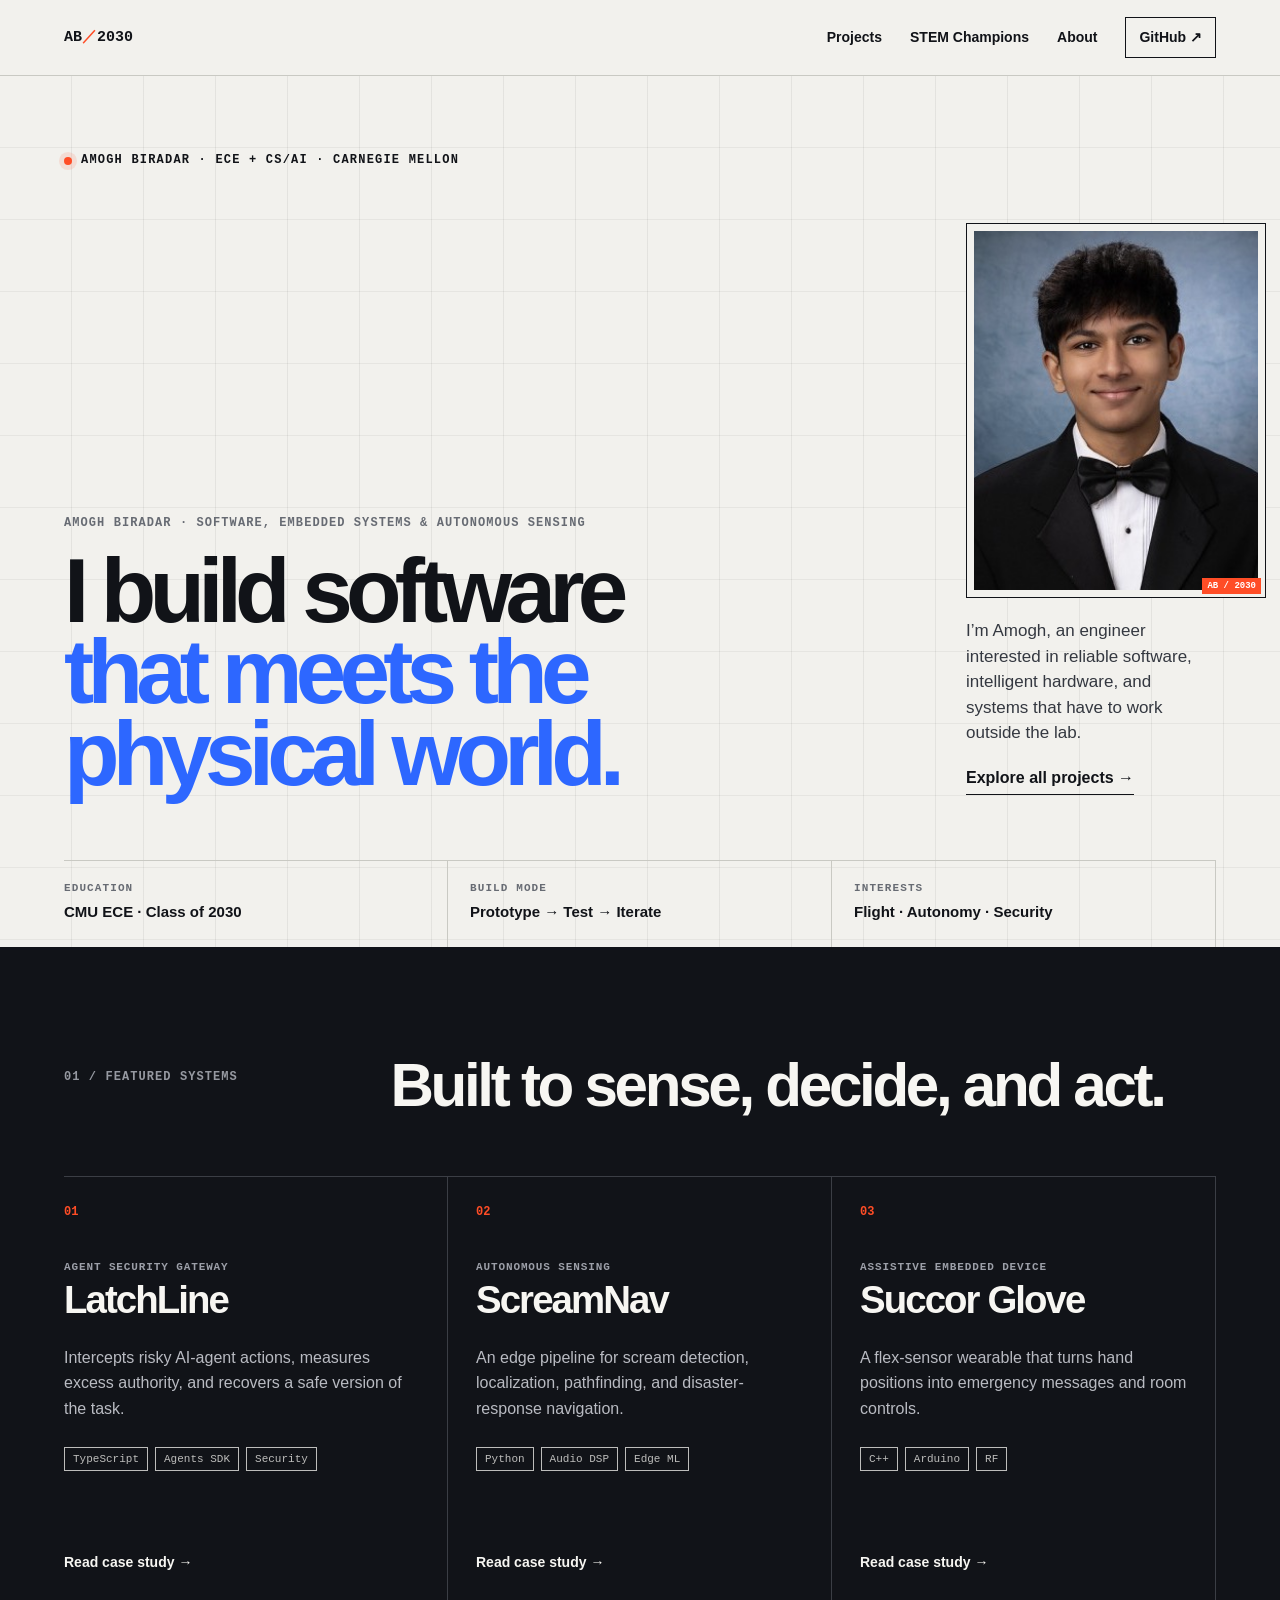
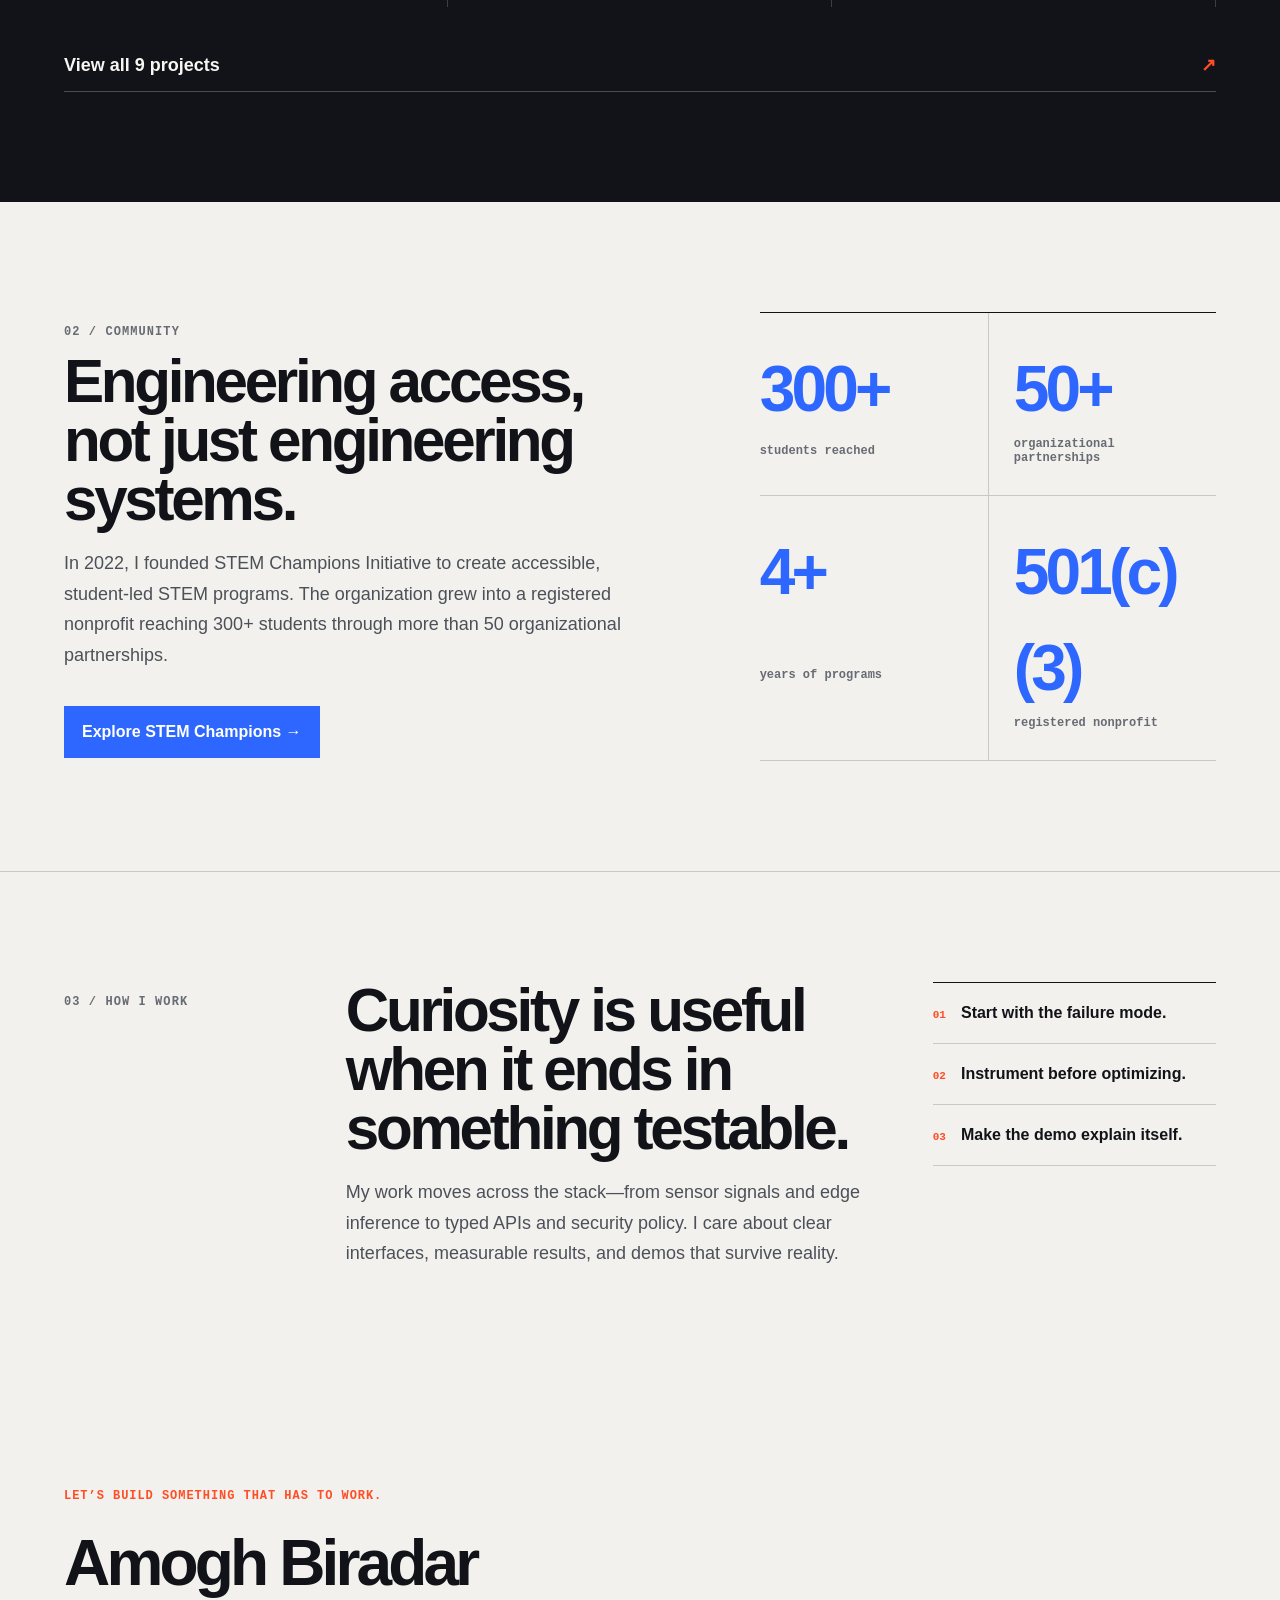
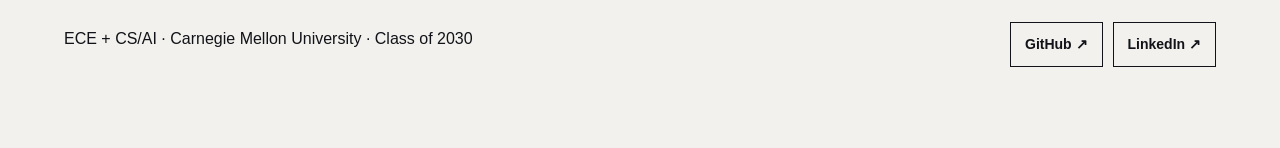
<file: index.html>
<!doctype html><html lang="en"><head><meta charset="utf-8"><meta name="viewport" content="width=device-width,initial-scale=1"><title>Amogh Biradar | Carnegie Mellon ECE &amp; Software Engineer</title><link rel="icon" href="favicon.svg" type="image/svg+xml"><meta name="description" content="Amogh Biradar is a Carnegie Mellon ECE student and software engineer building embedded systems, autonomous sensing tools, security software, and intelligent hardware."><meta name="author" content="Amogh Biradar"><meta name="robots" content="index,follow,max-image-preview:large"><link rel="canonical" href="https://amoghbiradar.info/"><meta property="og:type" content="profile"><meta property="og:site_name" content="Amogh Biradar"><meta property="og:title" content="Amogh Biradar | Carnegie Mellon ECE &amp; Software Engineer"><meta property="og:description" content="Software, embedded systems, autonomous sensing, and security projects by Amogh Biradar, a Carnegie Mellon ECE student."><meta property="og:url" content="https://amoghbiradar.info/"><meta property="profile:first_name" content="Amogh"><meta property="profile:last_name" content="Biradar"><meta name="twitter:card" content="summary"><meta name="twitter:title" content="Amogh Biradar | Carnegie Mellon ECE &amp; Software Engineer"><meta name="twitter:description" content="Software, embedded systems, autonomous sensing, and security projects by Amogh Biradar."><script type="application/ld+json">{"@context":"https://schema.org","@type":"Person","name":"Amogh Biradar","url":"https://amoghbiradar.info/","image":"https://amoghbiradar.info/assets/profile.jpg","sameAs":["https://github.com/Amogh-Biradar","https://www.linkedin.com/in/amogh-biradar-7ab093253"],"affiliation":{"@type":"CollegeOrUniversity","name":"Carnegie Mellon University","url":"https://www.cmu.edu/"},"alumniOf":{"@type":"CollegeOrUniversity","name":"Carnegie Mellon University","url":"https://www.cmu.edu/"},"description":"Electrical and Computer Engineering student and software engineer building embedded systems, autonomous sensing tools, security software, and intelligent hardware.","knowsAbout":["Software Engineering","Electrical and Computer Engineering","Embedded Systems","Autonomous Systems","Computer Security","Artificial Intelligence"]}</script><link rel="stylesheet" href="style.css?v=20261120"></head><body>
<a class="skip-link" href="#main-content">Skip to main content</a>
<header class="nav-shell"><a class="wordmark" href="index.html">AB<span>／</span>2030</a><button class="nav-toggle" type="button" aria-expanded="false" aria-controls="primary-nav"><span>Menu</span></button><nav id="primary-nav" class="nav-links" aria-label="Primary"><a href="projects.html">Projects</a><a href="stem-champions.html">STEM Champions</a><a href="about.html">About</a><a class="nav-cta" href="https://github.com/Amogh-Biradar" target="_blank" rel="noreferrer">GitHub ↗</a></nav></header>
<main id="main-content" tabindex="-1"><section class="hero"><div class="hero-signal"><span class="signal-dot"></span>AMOGH BIRADAR · ECE + CS/AI · CARNEGIE MELLON</div><div class="hero-grid"><div><p class="kicker">Amogh Biradar · Software, embedded systems & autonomous sensing</p><h1>I build software<span>that meets the physical world.</span></h1></div><div class="portrait-block"><div class="portrait-frame"><img src="assets/profile.jpg" alt="Portrait of Amogh Biradar"></div><p>I’m Amogh, an engineer interested in reliable software, intelligent hardware, and systems that have to work outside the lab.</p><a class="text-link" href="projects.html">Explore all projects →</a></div></div><div class="telemetry"><div><span>EDUCATION</span><strong>CMU ECE · Class of 2030</strong></div><div><span>BUILD MODE</span><strong>Prototype → Test → Iterate</strong></div><div><span>INTERESTS</span><strong>Flight · Autonomy · Security</strong></div></div></section>
<section class="dark-section"><div class="section-heading"><p class="section-number">01 / FEATURED SYSTEMS</p><h2>Built to sense, decide, and act.</h2></div><div class="featured-grid"><a class="feature-card" href="project.html?id=latchline"><span class="card-no">01</span><p>Agent security gateway</p><h3>LatchLine</h3><p class="card-copy">Intercepts risky AI-agent actions, measures excess authority, and recovers a safe version of the task.</p><div class="mini-tags"><span>TypeScript</span><span>Agents SDK</span><span>Security</span></div><b>Read case study →</b></a><a class="feature-card" href="project.html?id=screamnav"><span class="card-no">02</span><p>Autonomous sensing</p><h3>ScreamNav</h3><p class="card-copy">An edge pipeline for scream detection, localization, pathfinding, and disaster-response navigation.</p><div class="mini-tags"><span>Python</span><span>Audio DSP</span><span>Edge ML</span></div><b>Read case study →</b></a><a class="feature-card" href="project.html?id=succor"><span class="card-no">03</span><p>Assistive embedded device</p><h3>Succor Glove</h3><p class="card-copy">A flex-sensor wearable that turns hand positions into emergency messages and room controls.</p><div class="mini-tags"><span>C++</span><span>Arduino</span><span>RF</span></div><b>Read case study →</b></a></div><a class="section-link" href="projects.html">View all 9 projects <span>↗</span></a></section>
<section class="impact-band"><div><p class="section-number">02 / COMMUNITY</p><h2>Engineering access, not just engineering systems.</h2><p>In 2022, I founded STEM Champions Initiative to create accessible, student-led STEM programs. The organization grew into a registered nonprofit reaching 300+ students through more than 50 organizational partnerships.</p><a class="button" href="stem-champions.html">Explore STEM Champions →</a></div><div class="metric-grid"><div><strong>300+</strong><span>students reached</span></div><div><strong>50+</strong><span>organizational partnerships</span></div><div><strong>4+</strong><span>years of programs</span></div><div><strong>501(c)(3)</strong><span>registered nonprofit</span></div></div></section>
<section class="approach"><p class="section-number">03 / HOW I WORK</p><div><h2>Curiosity is useful when it ends in something testable.</h2><p>My work moves across the stack—from sensor signals and edge inference to typed APIs and security policy. I care about clear interfaces, measurable results, and demos that survive reality.</p></div><ol><li><span>01</span>Start with the failure mode.</li><li><span>02</span>Instrument before optimizing.</li><li><span>03</span>Make the demo explain itself.</li></ol></section></main>
<footer><div><p class="footer-kicker">LET’S BUILD SOMETHING THAT HAS TO WORK.</p><h2>Amogh Biradar</h2><p>ECE + CS/AI · Carnegie Mellon University · Class of 2030</p></div><div class="footer-links"><a href="https://github.com/Amogh-Biradar" target="_blank" rel="noreferrer">GitHub ↗</a><a href="https://www.linkedin.com/in/amogh-biradar-7ab093253" target="_blank" rel="noreferrer">LinkedIn ↗</a></div></footer><script src="nav.js?v=20261020"></script></body></html>
</file>
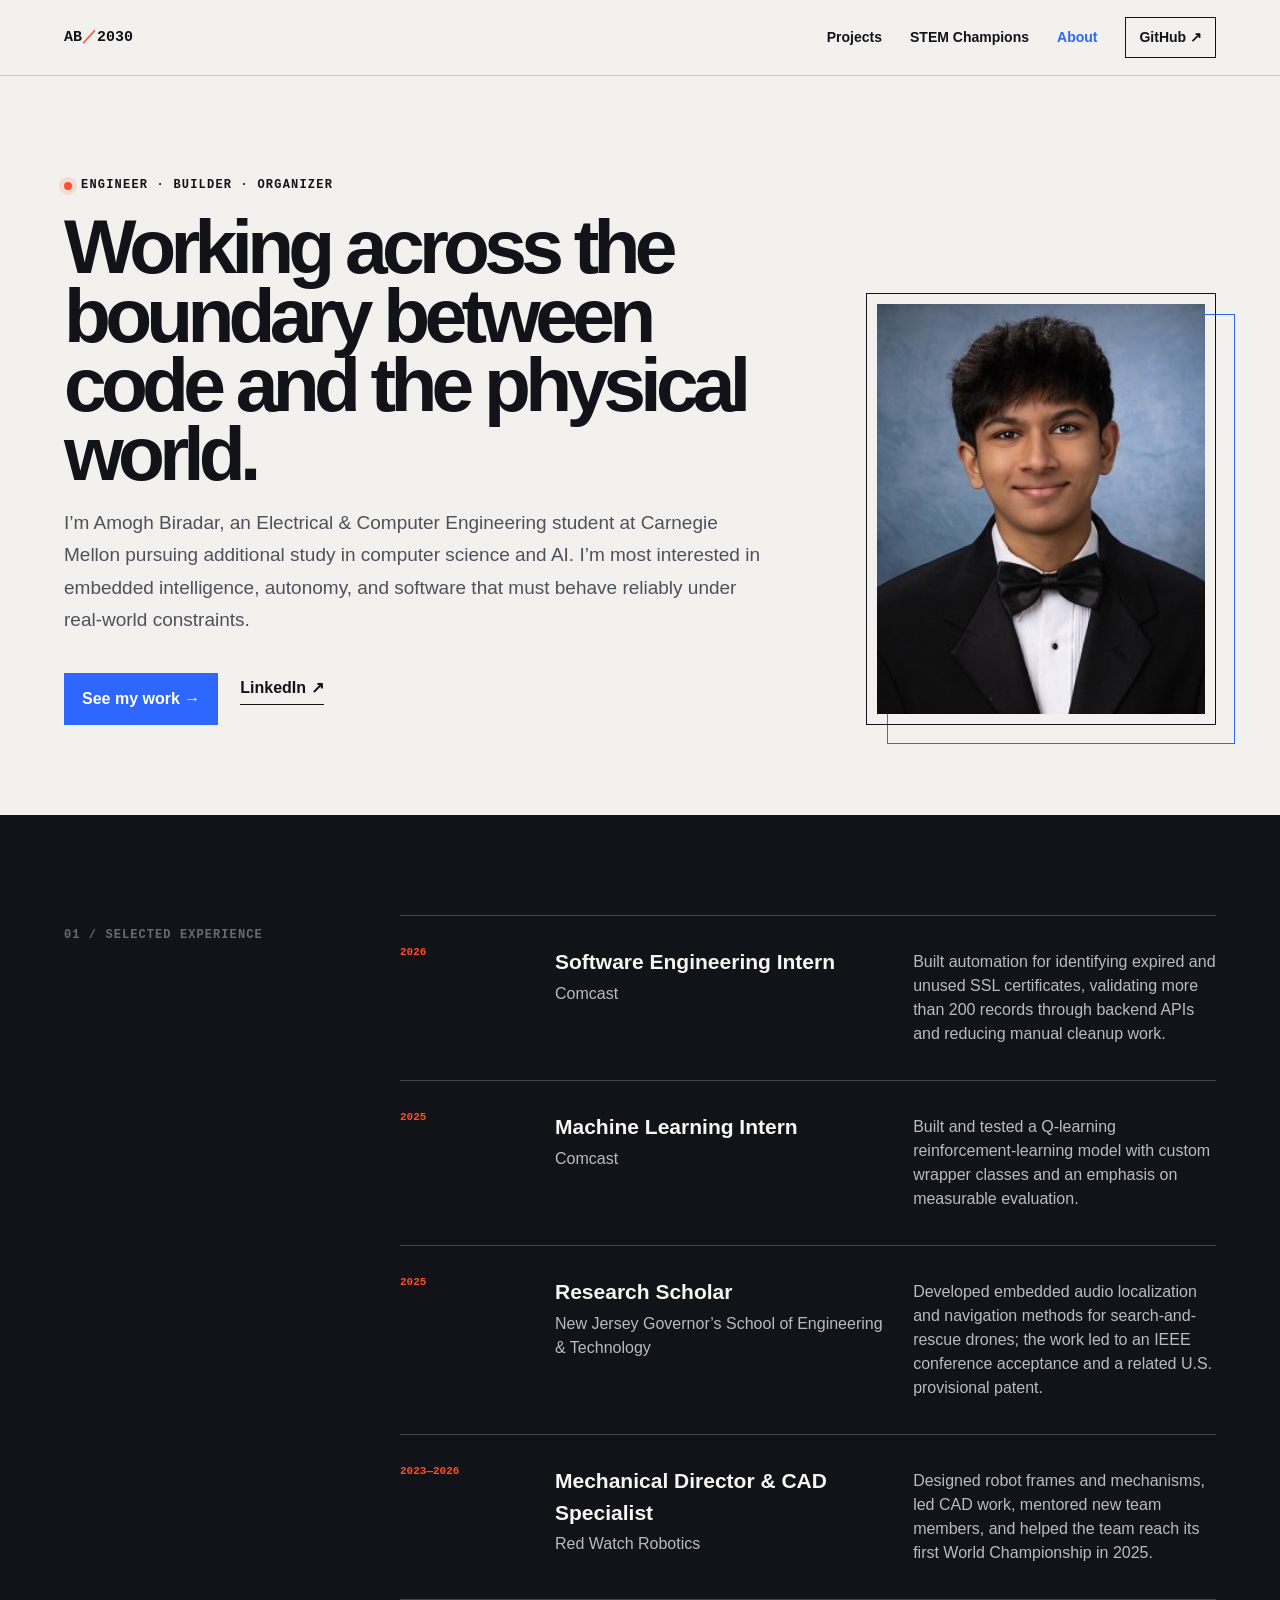
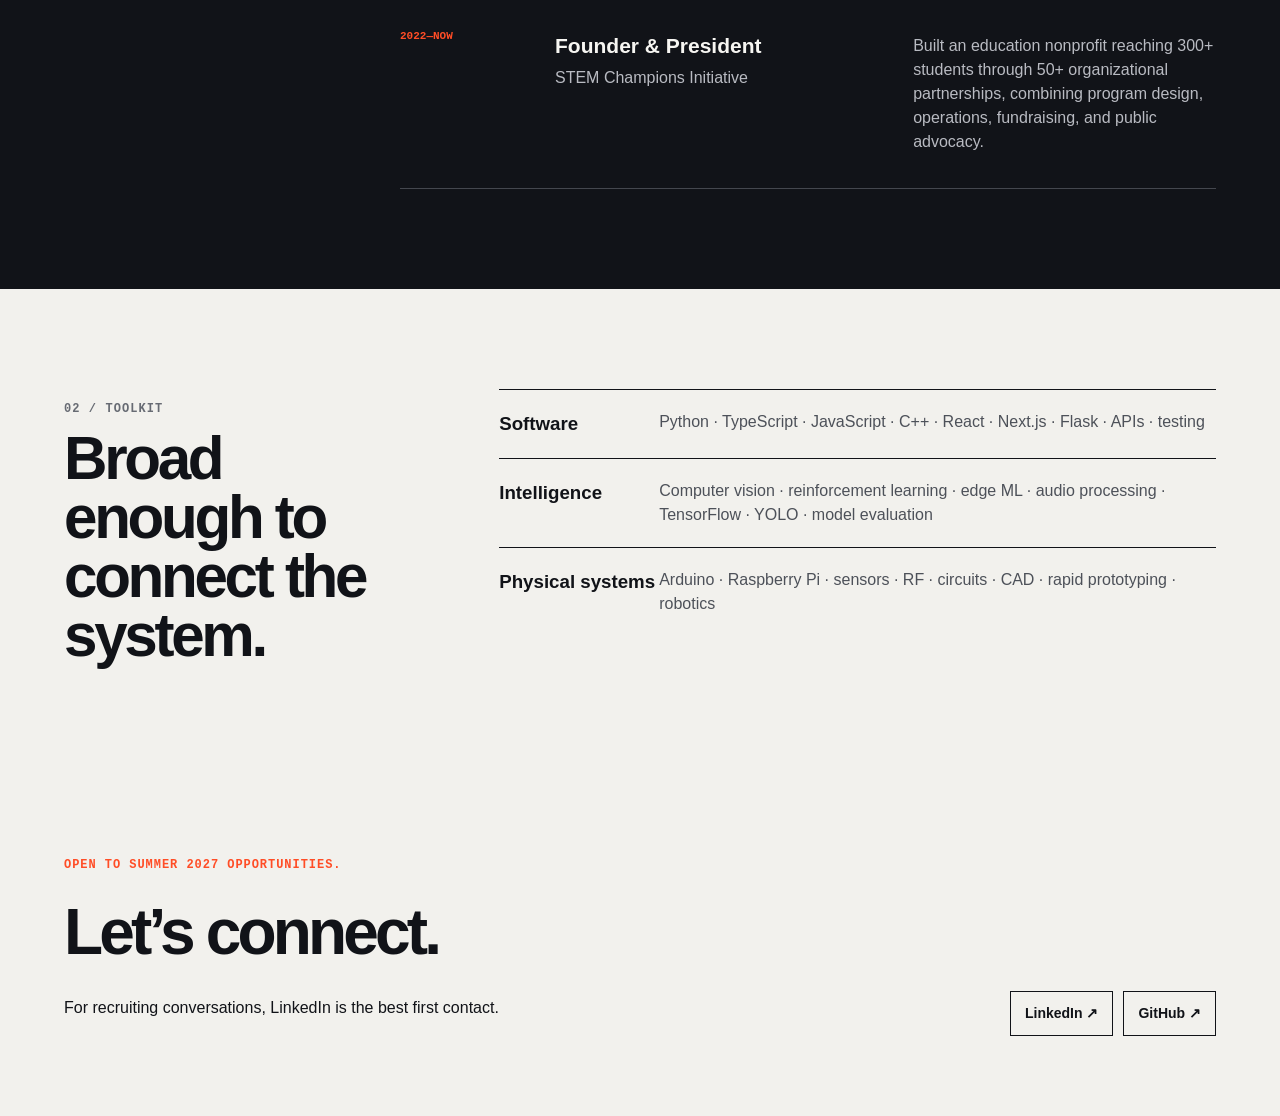
<file: about.html>
<!doctype html><html lang="en"><head><meta charset="utf-8"><meta name="viewport" content="width=device-width,initial-scale=1"><meta name="description" content="About Amogh Biradar, an Electrical and Computer Engineering student at Carnegie Mellon focused on software, embedded intelligence, and autonomy."><meta name="robots" content="index,follow"><link rel="canonical" href="https://amoghbiradar.info/about.html"><title>About Amogh Biradar | Carnegie Mellon ECE</title><link rel="icon" href="favicon.svg" type="image/svg+xml"><link rel="stylesheet" href="style.css?v=20261120"></head><body>
<a class="skip-link" href="#main-content">Skip to main content</a>
<header class="nav-shell"><a class="wordmark" href="index.html">AB<span>／</span>2030</a><button class="nav-toggle" type="button" aria-expanded="false" aria-controls="primary-nav"><span>Menu</span></button><nav id="primary-nav" class="nav-links" aria-label="Primary"><a href="projects.html">Projects</a><a href="stem-champions.html">STEM Champions</a><a class="active" href="about.html" aria-current="page">About</a><a class="nav-cta" href="https://github.com/Amogh-Biradar" target="_blank" rel="noreferrer">GitHub ↗</a></nav></header>
<main id="main-content" tabindex="-1"><section class="profile-hero"><div><p class="hero-signal"><span class="signal-dot"></span>ENGINEER · BUILDER · ORGANIZER</p><h1>Working across the boundary between code and the physical world.</h1><p>I’m Amogh Biradar, an Electrical & Computer Engineering student at Carnegie Mellon pursuing additional study in computer science and AI. I’m most interested in embedded intelligence, autonomy, and software that must behave reliably under real-world constraints.</p><div class="profile-actions"><a class="button" href="projects.html">See my work →</a><a class="text-link" href="https://www.linkedin.com/in/amogh-biradar-7ab093253" target="_blank" rel="noreferrer">LinkedIn ↗</a></div></div><div class="large-portrait"><img src="assets/profile.jpg" alt="Amogh Biradar in a black suit against a blue background"></div></section>
<section class="experience-section"><p class="section-number">01 / SELECTED EXPERIENCE</p><div class="experience-list">
<article><span>2026</span><div><h3>Software Engineering Intern</h3><p>Comcast</p></div><p>Built automation for identifying expired and unused SSL certificates, validating more than 200 records through backend APIs and reducing manual cleanup work.</p></article>
<article><span>2025</span><div><h3>Machine Learning Intern</h3><p>Comcast</p></div><p>Built and tested a Q-learning reinforcement-learning model with custom wrapper classes and an emphasis on measurable evaluation.</p></article>
<article><span>2025</span><div><h3>Research Scholar</h3><p>New Jersey Governor’s School of Engineering & Technology</p></div><p>Developed embedded audio localization and navigation methods for search-and-rescue drones; the work led to an IEEE conference acceptance and a related U.S. provisional patent.</p></article>
<article><span>2023—2026</span><div><h3>Mechanical Director & CAD Specialist</h3><p>Red Watch Robotics</p></div><p>Designed robot frames and mechanisms, led CAD work, mentored new team members, and helped the team reach its first World Championship in 2025.</p></article>
<article><span>2022—NOW</span><div><h3>Founder & President</h3><p>STEM Champions Initiative</p></div><p>Built an education nonprofit reaching 300+ students through 50+ organizational partnerships, combining program design, operations, fundraising, and public advocacy.</p></article>
</div></section>
<section class="toolkit"><div><p class="section-number">02 / TOOLKIT</p><h2>Broad enough to connect the system.</h2></div><div class="tool-columns"><div><h3>Software</h3><p>Python · TypeScript · JavaScript · C++ · React · Next.js · Flask · APIs · testing</p></div><div><h3>Intelligence</h3><p>Computer vision · reinforcement learning · edge ML · audio processing · TensorFlow · YOLO · model evaluation</p></div><div><h3>Physical systems</h3><p>Arduino · Raspberry Pi · sensors · RF · circuits · CAD · rapid prototyping · robotics</p></div></div></section></main>
<footer><div><p class="footer-kicker">OPEN TO SUMMER 2027 OPPORTUNITIES.</p><h2>Let’s connect.</h2><p>For recruiting conversations, LinkedIn is the best first contact.</p></div><div class="footer-links"><a href="https://www.linkedin.com/in/amogh-biradar-7ab093253" target="_blank" rel="noreferrer">LinkedIn ↗</a><a href="https://github.com/Amogh-Biradar" target="_blank" rel="noreferrer">GitHub ↗</a></div></footer><script src="nav.js?v=20261020"></script></body></html>
</file>
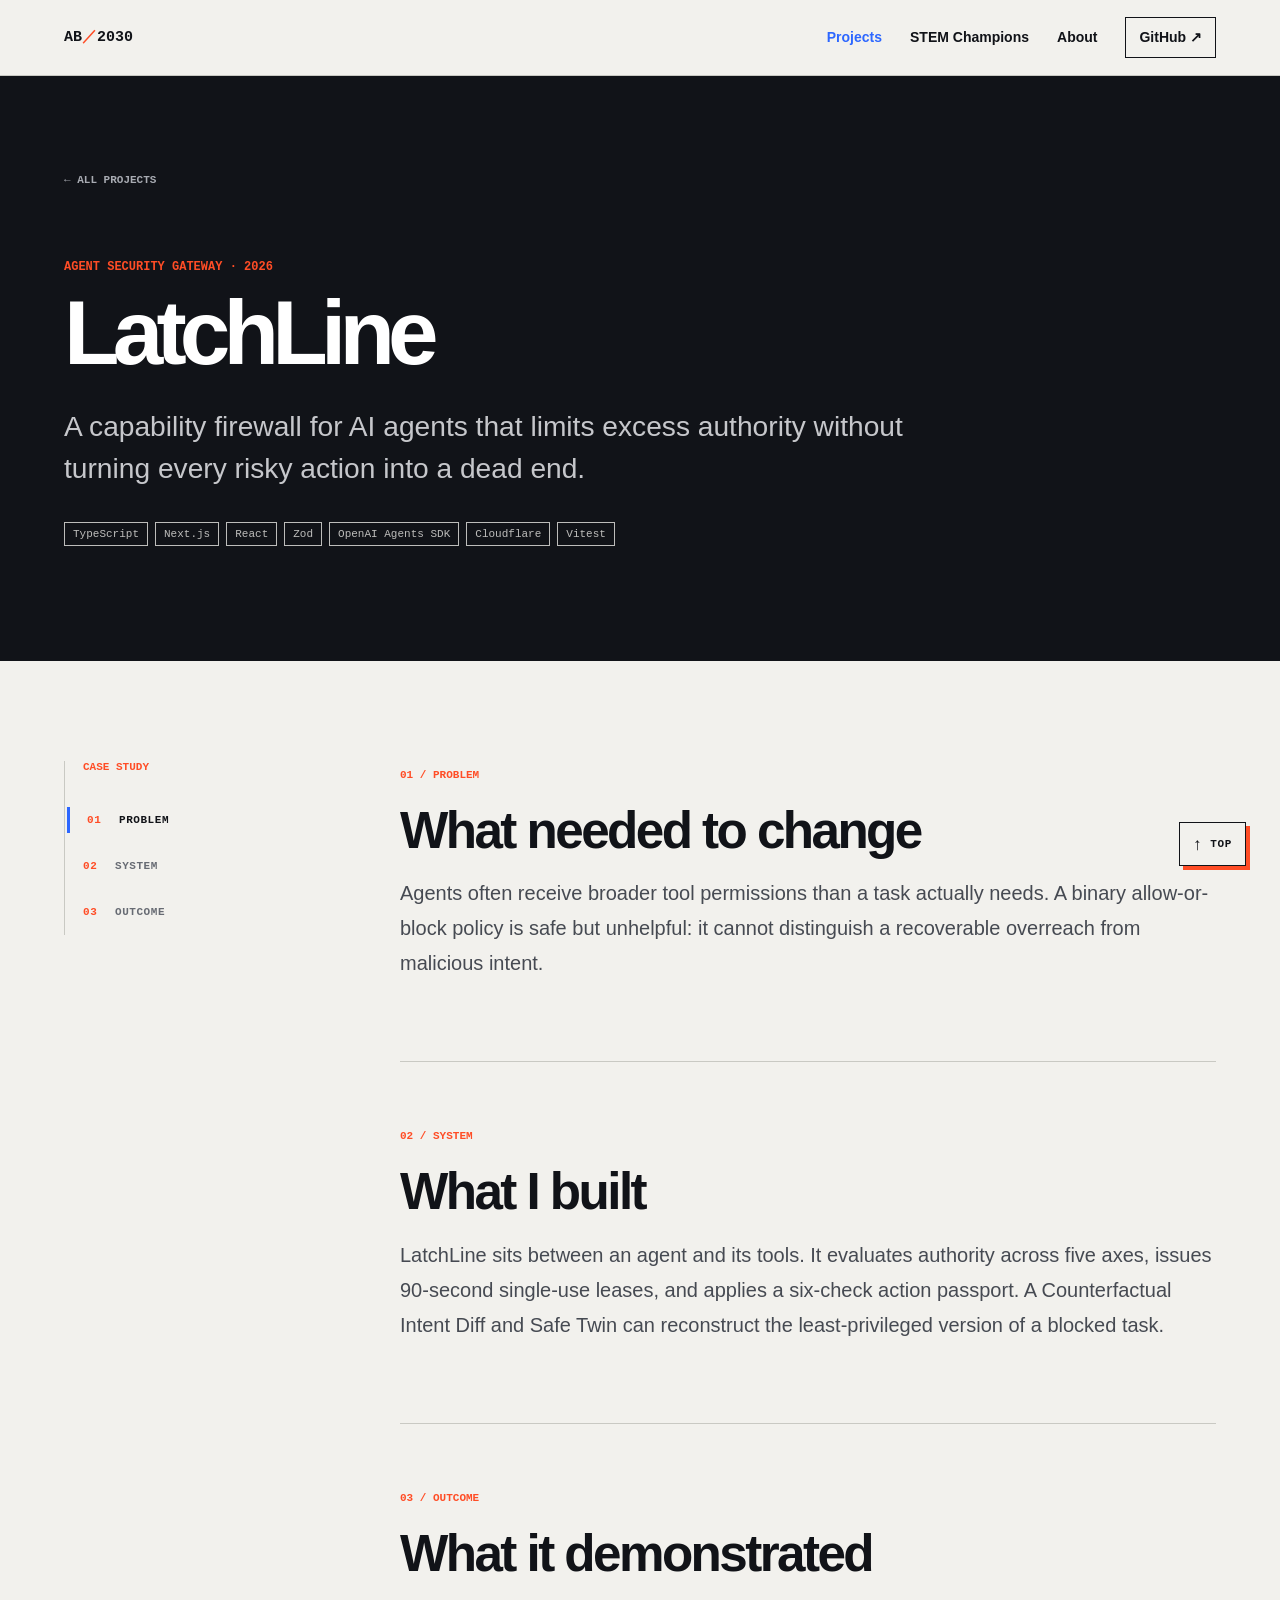
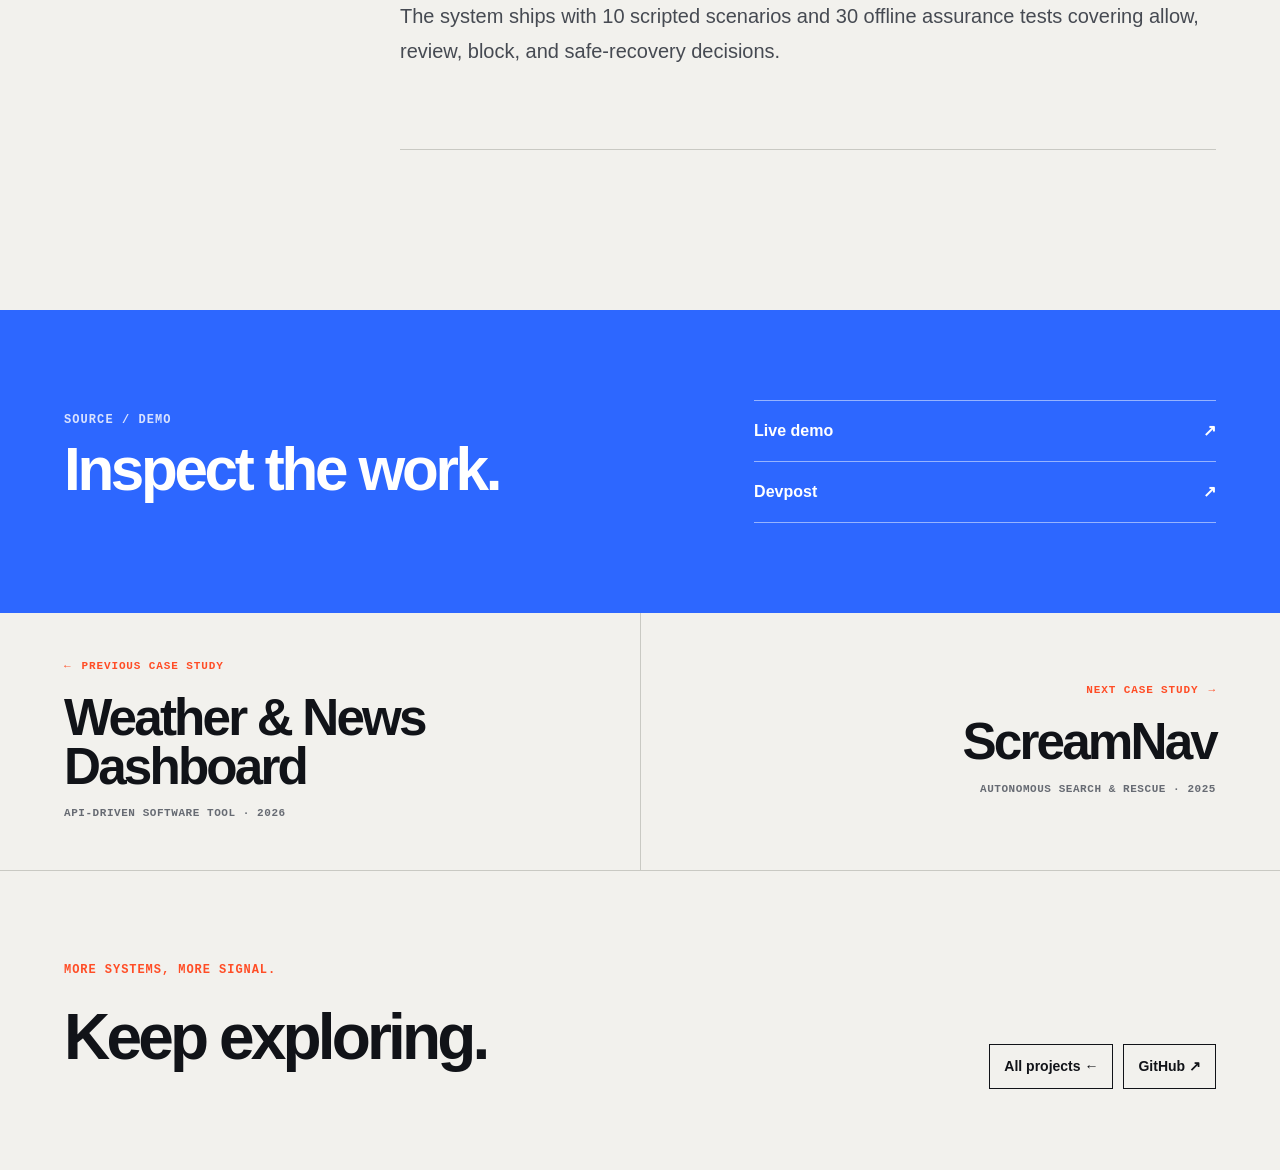
<file: project.html>
<!doctype html><html lang="en"><head><meta charset="utf-8"><meta name="viewport" content="width=device-width,initial-scale=1"><meta name="description" content="Project case study by Amogh Biradar."><title>Project — Amogh Biradar</title><link rel="icon" href="favicon.svg" type="image/svg+xml"><link rel="stylesheet" href="style.css?v=20261120"></head><body><a class="skip-link" href="#case-study">Skip to main content</a><header class="nav-shell"><a class="wordmark" href="index.html">AB<span>／</span>2030</a><button class="nav-toggle" type="button" aria-expanded="false" aria-controls="primary-nav"><span>Menu</span></button><nav id="primary-nav" class="nav-links" aria-label="Primary"><a class="active" href="projects.html" aria-current="page">Projects</a><a href="stem-champions.html">STEM Champions</a><a href="about.html">About</a><a class="nav-cta" href="https://github.com/Amogh-Biradar" target="_blank" rel="noreferrer">GitHub ↗</a></nav></header><main id="case-study" tabindex="-1"><section class="page-hero"><p class="hero-signal"><span class="signal-dot"></span>LOADING CASE STUDY</p><h1>Project</h1></section></main><footer><div><p class="footer-kicker">MORE SYSTEMS, MORE SIGNAL.</p><h2>Keep exploring.</h2></div><div class="footer-links"><a href="projects.html">All projects ←</a><a href="https://github.com/Amogh-Biradar" target="_blank" rel="noreferrer">GitHub ↗</a></div></footer><script src="nav.js?v=20261020"></script><script src="script.js?v=20261106"></script></body></html>
</file>
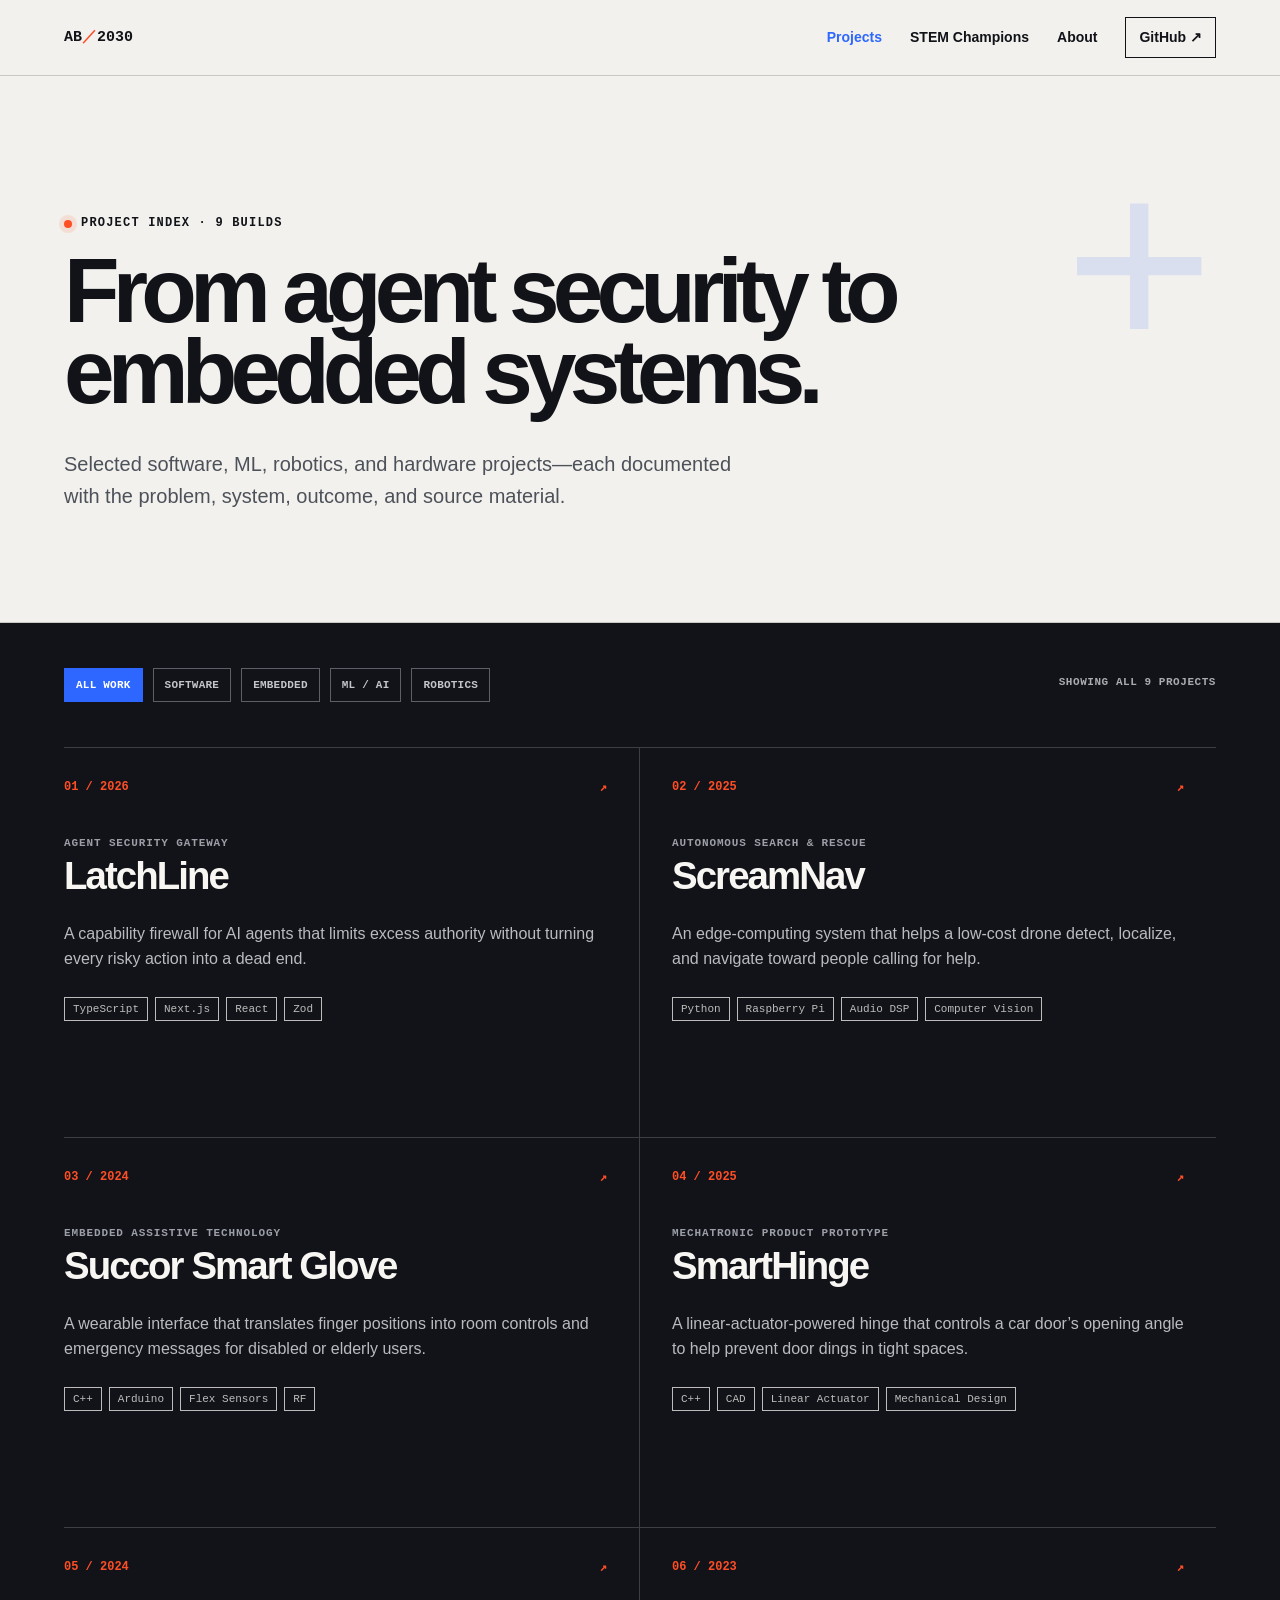
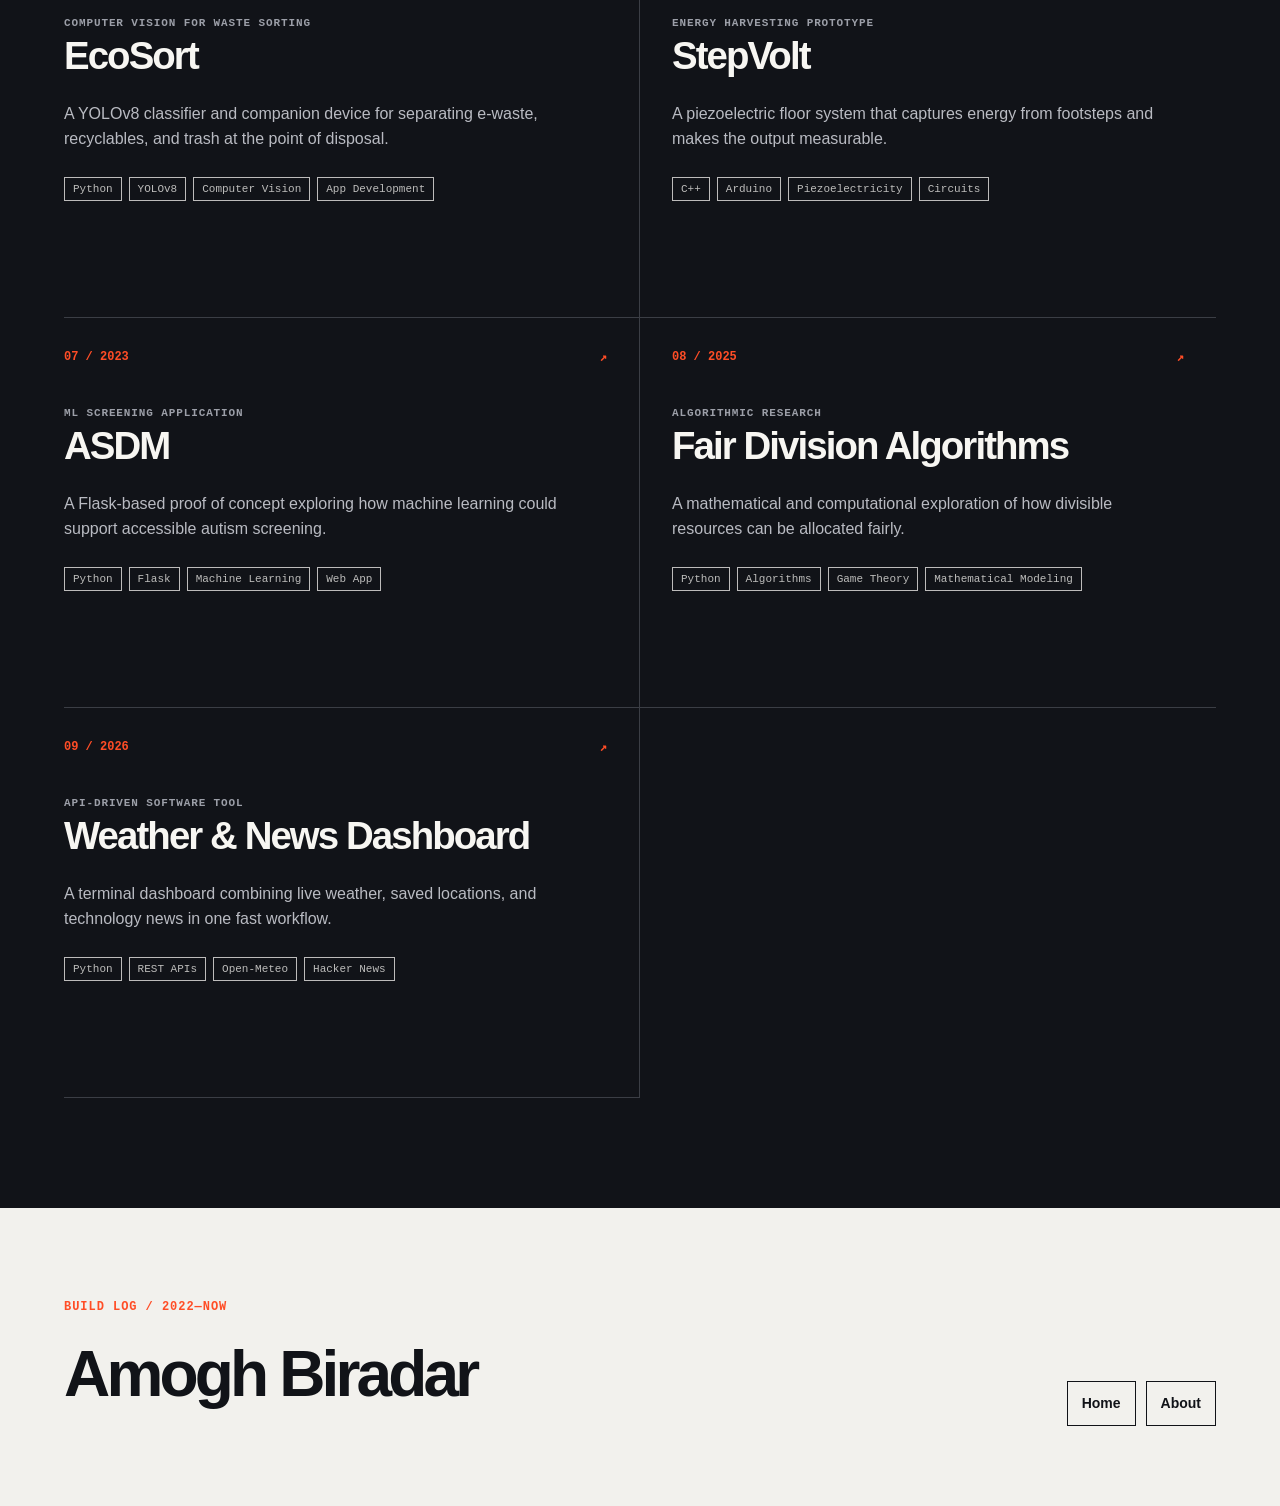
<file: projects.html>
<!doctype html><html lang="en"><head><meta charset="utf-8"><meta name="viewport" content="width=device-width,initial-scale=1"><meta name="description" content="Software, embedded systems, autonomous sensing, security, ML, and hardware projects by Carnegie Mellon ECE student Amogh Biradar."><meta name="robots" content="index,follow"><link rel="canonical" href="https://amoghbiradar.info/projects.html"><title>Engineering Projects | Amogh Biradar</title><link rel="icon" href="favicon.svg" type="image/svg+xml"><link rel="stylesheet" href="style.css?v=20261120"></head><body><a class="skip-link" href="#main-content">Skip to main content</a><header class="nav-shell"><a class="wordmark" href="index.html">AB<span>／</span>2030</a><button class="nav-toggle" type="button" aria-expanded="false" aria-controls="primary-nav"><span>Menu</span></button><nav id="primary-nav" class="nav-links" aria-label="Primary"><a class="active" href="projects.html" aria-current="page">Projects</a><a href="stem-champions.html">STEM Champions</a><a href="about.html">About</a><a class="nav-cta" href="https://github.com/Amogh-Biradar" target="_blank" rel="noreferrer">GitHub ↗</a></nav></header><main id="main-content" tabindex="-1"><section class="page-hero"><p class="hero-signal"><span class="signal-dot"></span>PROJECT INDEX · 9 BUILDS</p><h1>From agent security to embedded systems.</h1><p>Selected software, ML, robotics, and hardware projects—each documented with the problem, system, outcome, and source material.</p></section><section class="project-index-section"><div class="filter-bar"><div class="filter-row" role="group" aria-label="Filter projects"><button class="filter-button" type="button" data-filter="all" aria-pressed="true">ALL WORK</button><button class="filter-button" type="button" data-filter="software" aria-pressed="false">SOFTWARE</button><button class="filter-button" type="button" data-filter="embedded" aria-pressed="false">EMBEDDED</button><button class="filter-button" type="button" data-filter="ml-ai" aria-pressed="false">ML / AI</button><button class="filter-button" type="button" data-filter="robotics" aria-pressed="false">ROBOTICS</button></div><p id="filter-status" class="filter-status" aria-live="polite">Showing all 9 projects</p></div><div id="project-grid" class="all-projects"></div></section></main><footer><div><p class="footer-kicker">BUILD LOG / 2022—NOW</p><h2>Amogh Biradar</h2></div><div class="footer-links"><a href="index.html">Home</a><a href="about.html">About</a></div></footer><script src="nav.js?v=20261020"></script><script src="script.js?v=20261011"></script></body></html>
</file>
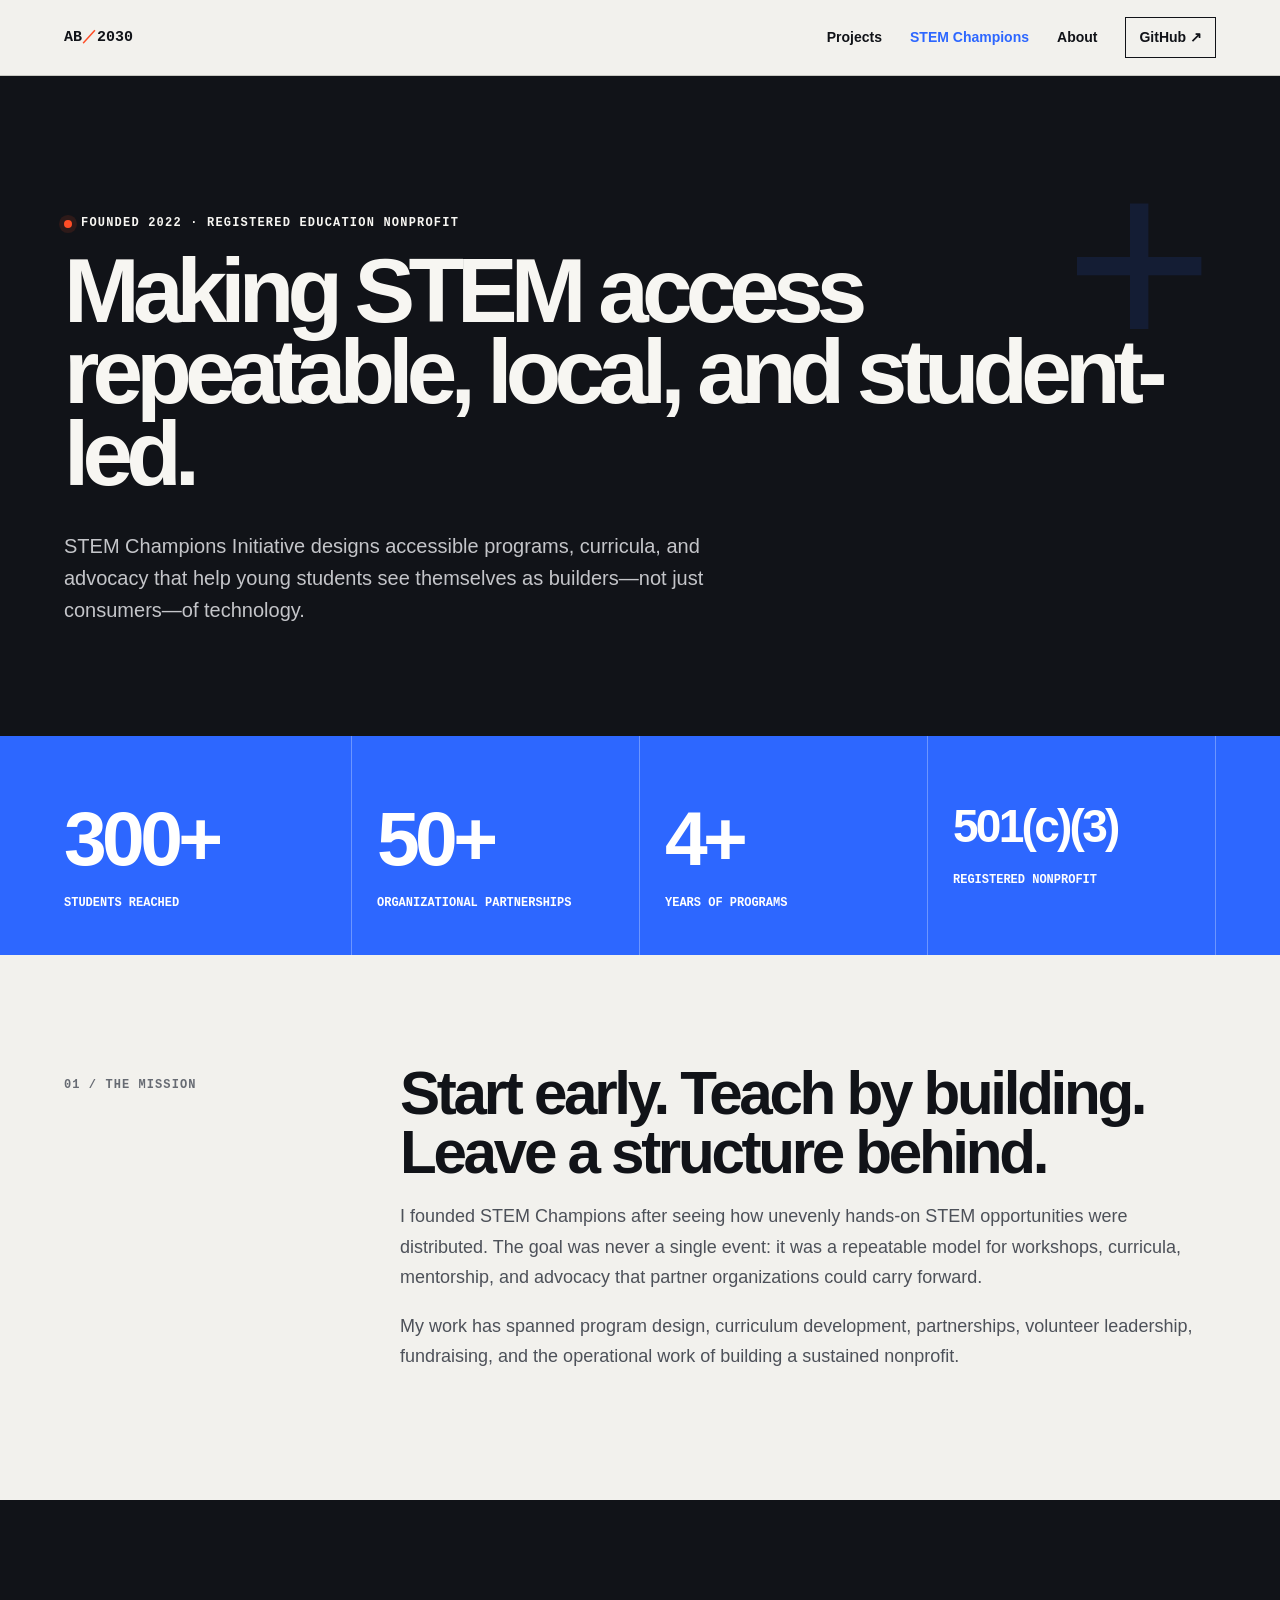
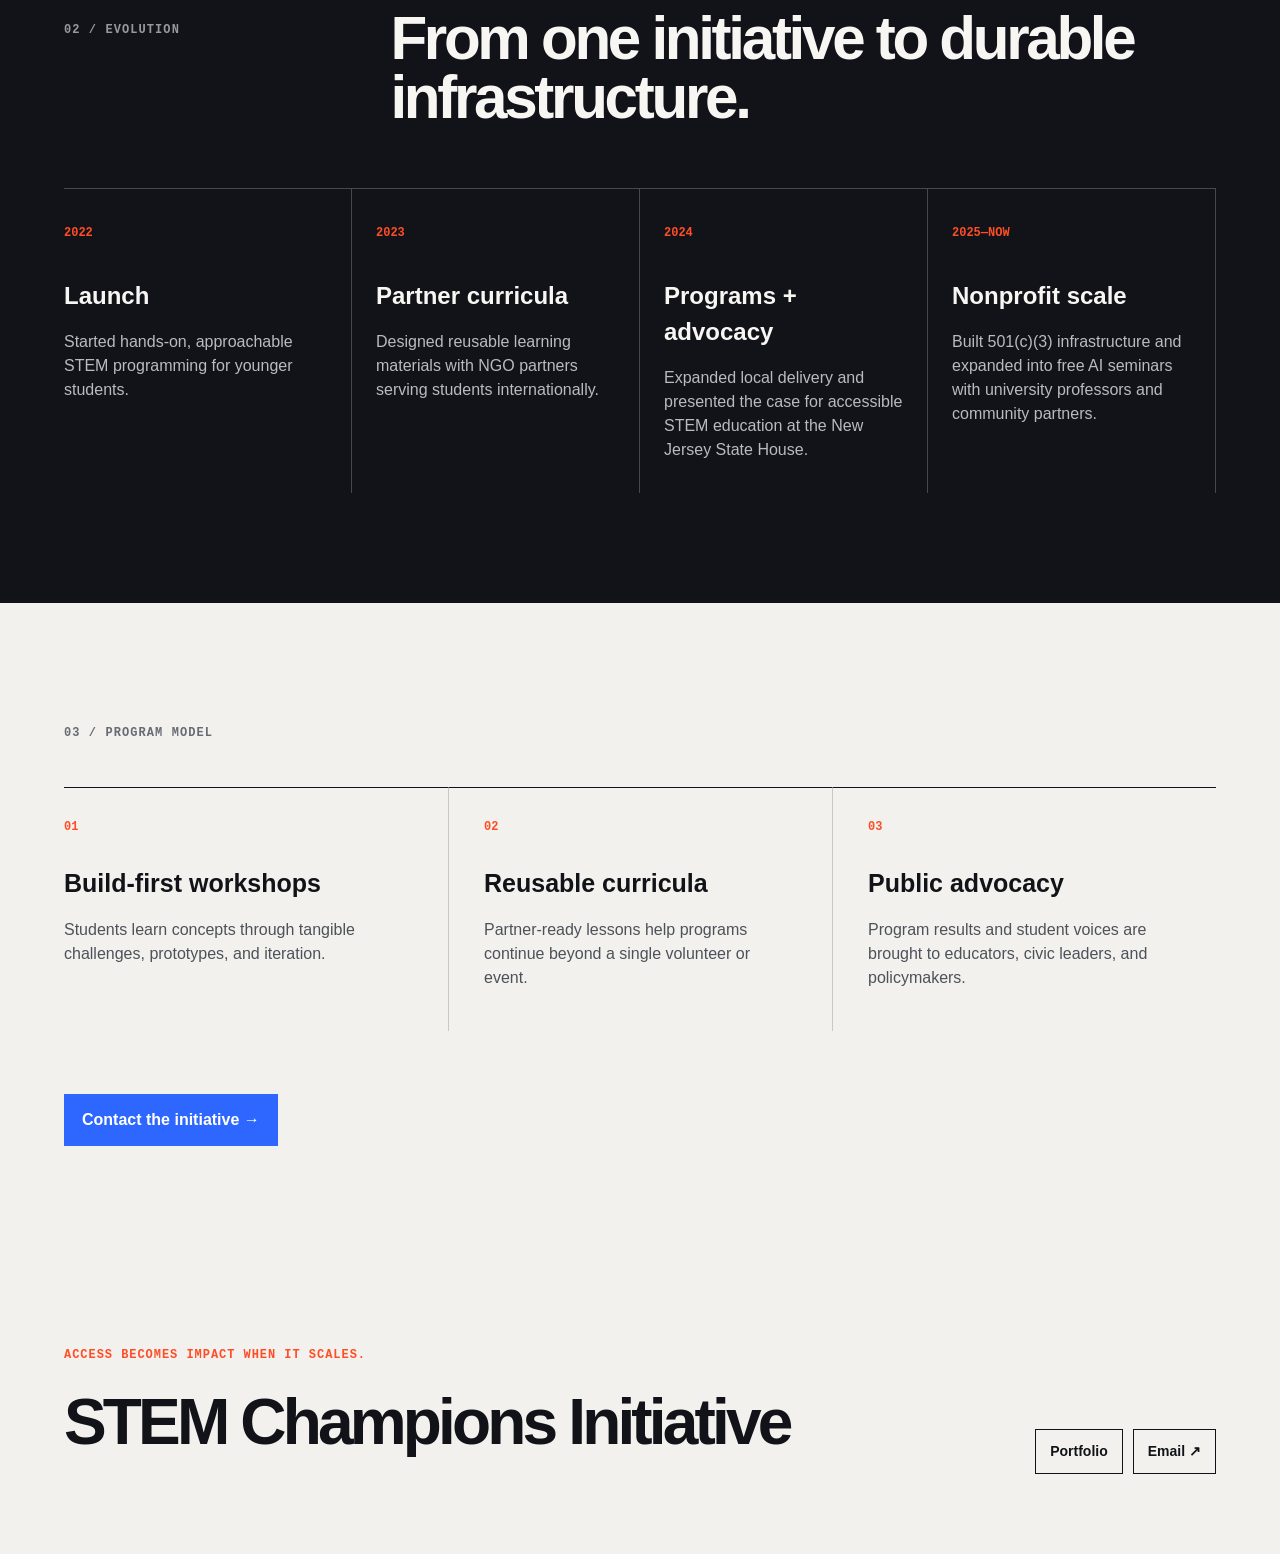
<file: stem-champions.html>
<!doctype html><html lang="en"><head><meta charset="utf-8"><meta name="viewport" content="width=device-width,initial-scale=1"><meta name="description" content="STEM Champions Initiative is an education nonprofit founded by Amogh Biradar to expand student-led access to STEM programs, curricula, and advocacy."><meta name="robots" content="index,follow"><link rel="canonical" href="https://amoghbiradar.info/stem-champions.html"><title>STEM Champions Initiative | Founded by Amogh Biradar</title><link rel="icon" href="favicon.svg" type="image/svg+xml"><link rel="stylesheet" href="style.css?v=20261120"></head><body>
<a class="skip-link" href="#main-content">Skip to main content</a>
<header class="nav-shell"><a class="wordmark" href="index.html">AB<span>／</span>2030</a><button class="nav-toggle" type="button" aria-expanded="false" aria-controls="primary-nav"><span>Menu</span></button><nav id="primary-nav" class="nav-links" aria-label="Primary"><a href="projects.html">Projects</a><a class="active" href="stem-champions.html" aria-current="page">STEM Champions</a><a href="about.html">About</a><a class="nav-cta" href="https://github.com/Amogh-Biradar" target="_blank" rel="noreferrer">GitHub ↗</a></nav></header>
<main id="main-content" tabindex="-1"><section class="page-hero nonprofit-hero"><p class="hero-signal"><span class="signal-dot"></span>FOUNDED 2022 · REGISTERED EDUCATION NONPROFIT</p><h1>Making STEM access repeatable, local, and student-led.</h1><p>STEM Champions Initiative designs accessible programs, curricula, and advocacy that help young students see themselves as builders—not just consumers—of technology.</p></section>
<section class="numbers"><div><strong>300+</strong><span>students reached</span></div><div><strong>50+</strong><span>organizational partnerships</span></div><div><strong>4+</strong><span>years of programs</span></div><div><strong>501(c)(3)</strong><span>registered nonprofit</span></div></section>
<section class="story-section"><p class="section-number">01 / THE MISSION</p><div><h2>Start early. Teach by building. Leave a structure behind.</h2><p>I founded STEM Champions after seeing how unevenly hands-on STEM opportunities were distributed. The goal was never a single event: it was a repeatable model for workshops, curricula, mentorship, and advocacy that partner organizations could carry forward.</p><p>My work has spanned program design, curriculum development, partnerships, volunteer leadership, fundraising, and the operational work of building a sustained nonprofit.</p></div></section>
<section class="timeline-section"><div class="section-heading"><p class="section-number">02 / EVOLUTION</p><h2>From one initiative to durable infrastructure.</h2></div><div class="timeline"><article><span>2022</span><h3>Launch</h3><p>Started hands-on, approachable STEM programming for younger students.</p></article><article><span>2023</span><h3>Partner curricula</h3><p>Designed reusable learning materials with NGO partners serving students internationally.</p></article><article><span>2024</span><h3>Programs + advocacy</h3><p>Expanded local delivery and presented the case for accessible STEM education at the New Jersey State House.</p></article><article><span>2025—NOW</span><h3>Nonprofit scale</h3><p>Built 501(c)(3) infrastructure and expanded into free AI seminars with university professors and community partners.</p></article></div></section>
<section class="programs-section"><p class="section-number">03 / PROGRAM MODEL</p><div class="program-grid"><article><b>01</b><h3>Build-first workshops</h3><p>Students learn concepts through tangible challenges, prototypes, and iteration.</p></article><article><b>02</b><h3>Reusable curricula</h3><p>Partner-ready lessons help programs continue beyond a single volunteer or event.</p></article><article><b>03</b><h3>Public advocacy</h3><p>Program results and student voices are brought to educators, civic leaders, and policymakers.</p></article></div><a class="button" href="mailto:shikshanaofscience1@gmail.com">Contact the initiative →</a></section></main>
<footer><div><p class="footer-kicker">ACCESS BECOMES IMPACT WHEN IT SCALES.</p><h2>STEM Champions Initiative</h2></div><div class="footer-links"><a href="index.html">Portfolio</a><a href="mailto:shikshanaofscience1@gmail.com">Email ↗</a></div></footer><script src="nav.js?v=20261020"></script></body></html>
</file>
<file: style.css>
:root{--ink:#111318;--paper:#f2f1ed;--line:#c9c9c3;--muted:#676b73;--signal:#ff4d26;--blue:#2d67ff;--white:#f7f6f2}*{box-sizing:border-box}html{scroll-behavior:smooth}body{margin:0;background:var(--paper);color:var(--ink);font:16px/1.5 Arial,sans-serif}a{color:inherit;text-decoration:none}a:focus-visible,button:focus-visible{outline:3px solid var(--signal);outline-offset:4px}img{display:block;max-width:100%}.nav-shell{height:76px;padding:0 clamp(20px,5vw,76px);display:flex;align-items:center;justify-content:space-between;border-bottom:1px solid var(--line);background:rgba(242,241,237,.94);backdrop-filter:blur(14px);position:sticky;top:0;z-index:20}.wordmark{font:700 15px/1 monospace}.wordmark span{color:var(--signal)}.nav-links{display:flex;align-items:center;gap:28px;font-size:14px;font-weight:650}.nav-links>a:hover,.nav-links .active{color:var(--blue)}.nav-cta{border:1px solid var(--ink);padding:9px 13px}.nav-cta:hover{background:var(--ink);color:#fff!important}.hero{padding:clamp(42px,6vw,80px) clamp(20px,5vw,76px) 0;min-height:calc(100vh - 76px);display:flex;flex-direction:column;overflow:hidden;background-image:linear-gradient(to right,transparent calc(100% - 1px),rgba(17,19,24,.065) 1px),linear-gradient(to bottom,transparent calc(100% - 1px),rgba(17,19,24,.055) 1px);background-size:72px 72px}.hero-signal{font:650 12px/1.3 monospace;letter-spacing:.1em;display:flex;align-items:center;gap:9px;text-transform:uppercase}.signal-dot{width:8px;height:8px;border-radius:50%;background:var(--signal);box-shadow:0 0 0 5px rgba(255,77,38,.12);display:inline-block}.hero-grid{display:grid;grid-template-columns:minmax(0,3.4fr) minmax(250px,1fr);gap:6vw;margin-top:auto;padding:55px 0 65px;align-items:end}.kicker,.section-number{font:650 12px/1.4 monospace;letter-spacing:.09em;color:var(--muted);text-transform:uppercase}.hero h1,.page-hero h1,.profile-hero h1,.case-hero h1{margin:18px 0 0;font-size:clamp(3.2rem,7.1vw,7.7rem);line-height:.9;letter-spacing:-.075em;font-weight:650}.hero h1 span{display:block;color:var(--blue)}.portrait-block{max-width:360px}.portrait-frame{width:150px;aspect-ratio:4/5;overflow:hidden;border:1px solid var(--ink);padding:7px;background:var(--paper);margin-bottom:20px;position:relative}.portrait-frame:after{content:'AB / 2030';position:absolute;right:4px;bottom:3px;background:var(--signal);color:#fff;padding:3px 5px;font:600 9px monospace}.portrait-frame img{width:100%;height:100%;object-fit:cover;filter:grayscale(15%)}.portrait-block>p{font-size:17px;color:#343840;margin:0 0 20px}.text-link{display:inline-block;font-weight:700;border-bottom:1px solid;padding-bottom:4px}.telemetry{margin-top:auto;display:grid;grid-template-columns:repeat(3,1fr);border-top:1px solid var(--line)}.telemetry>div{padding:21px 22px 24px 0;border-right:1px solid var(--line);display:grid;gap:7px}.telemetry>div+div{padding-left:22px}.telemetry span{font:650 11px monospace;color:var(--muted);letter-spacing:.1em}.telemetry strong{font-size:15px}.dark-section{padding:110px clamp(20px,5vw,76px);background:var(--ink);color:var(--white)}.section-heading{display:grid;grid-template-columns:1fr 3fr;gap:4vw;margin-bottom:60px}.dark-section .section-number,.timeline-section .section-number{color:#9699a1}.section-heading h2,.impact-band h2,.approach h2,.story-section h2,.toolkit h2,.project-links h2{margin:0;font-size:clamp(2.4rem,4.7vw,5rem);line-height:.98;letter-spacing:-.055em}.featured-grid{display:grid;grid-template-columns:repeat(3,1fr);border-top:1px solid #3b3e45}.feature-card{padding:28px 28px 34px 0;border-right:1px solid #3b3e45;display:flex;min-height:430px;flex-direction:column}.feature-card+.feature-card{padding-left:28px}.feature-card:hover h3,.index-card:hover h2{color:#8dabff}.card-no{color:var(--signal);font:650 12px monospace}.feature-card>p:not(.card-copy),.index-card>p:first-of-type{margin:42px 0 8px;color:#9c9fa8;font:650 11px monospace;text-transform:uppercase;letter-spacing:.08em}.feature-card h3,.index-card h2{font-size:clamp(2rem,3vw,3.6rem);letter-spacing:-.05em;line-height:1;margin:0}.card-copy{color:#b9bbc2;line-height:1.6;margin:25px 0}.feature-card b{margin-top:auto;font-size:14px}.mini-tags{display:flex;flex-wrap:wrap;gap:7px;margin:0 0 25px}.mini-tags span{border:1px solid currentColor;padding:5px 8px;font:500 11px monospace;opacity:.75}.section-link{margin-top:45px;display:flex;justify-content:space-between;font-size:18px;font-weight:700;border-bottom:1px solid #4a4c52;padding-bottom:12px}.section-link span{color:var(--signal)}.impact-band{padding:110px clamp(20px,5vw,76px);display:grid;grid-template-columns:1.3fr 1fr;gap:8vw}.impact-band>div>p:not(.section-number){max-width:680px;color:#4c5058;font-size:18px;line-height:1.7}.button{display:inline-block;background:var(--blue);color:#fff;padding:14px 18px;font-weight:700;margin-top:18px}.button:hover{background:var(--ink)}.metric-grid{display:grid;grid-template-columns:repeat(2,1fr);border-top:1px solid var(--ink);align-self:start}.metric-grid>div{padding:28px 12px 30px 0;border-bottom:1px solid var(--line);display:grid}.metric-grid>div:nth-child(even){padding-left:25px;border-left:1px solid var(--line)}.metric-grid strong{font-size:clamp(2.8rem,5vw,5.2rem);letter-spacing:-.06em;color:var(--blue)}.metric-grid span{font:600 12px monospace;color:var(--muted)}.approach{padding:110px clamp(20px,5vw,76px);border-top:1px solid var(--line);display:grid;grid-template-columns:1fr 2.4fr 1.3fr;gap:5vw}.approach>div>p{font-size:18px;color:#4c5058;line-height:1.7}.approach ol{list-style:none;margin:0;padding:0;border-top:1px solid}.approach li{padding:18px 0;border-bottom:1px solid var(--line);font-weight:700}.approach li span{color:var(--signal);font:600 11px monospace;margin-right:15px}footer{padding:80px clamp(20px,5vw,76px);display:flex;justify-content:space-between;gap:50px;align-items:flex-end}footer h2{font-size:clamp(2.5rem,5vw,5rem);margin:12px 0 4px;letter-spacing:-.06em}.footer-kicker{font:650 12px monospace;color:var(--signal);letter-spacing:.08em}.footer-links{display:flex;gap:10px}.footer-links a{border:1px solid;padding:11px 14px;font-weight:650;font-size:14px}.footer-links a:hover{background:var(--blue);border-color:var(--blue);color:#fff}
.page-hero{padding:clamp(70px,10vw,145px) clamp(20px,5vw,76px) 90px;border-bottom:1px solid var(--line);position:relative;overflow:hidden}.page-hero:after{content:'+';position:absolute;right:5vw;top:80px;color:var(--blue);font:200 clamp(8rem,20vw,18rem)/1 monospace;opacity:.12}.page-hero h1{max-width:1100px}.page-hero>p:last-child{font-size:20px;line-height:1.6;max-width:700px;color:#4d5159;margin-top:35px}.project-index-section{padding:45px clamp(20px,5vw,76px) 110px;background:var(--ink);color:var(--white)}.filter-bar{display:flex;justify-content:space-between;gap:24px;align-items:flex-start;margin-bottom:45px}.filter-row{display:flex;gap:10px;flex-wrap:wrap}.filter-button{appearance:none;border:1px solid #5c5f68;background:transparent;color:#c3c5cb;padding:8px 11px;min-height:34px;font:600 11px/1 monospace;letter-spacing:.02em;cursor:pointer;transition:background-color .18s ease,border-color .18s ease,color .18s ease,transform .18s ease}.filter-button:hover{border-color:#a9abb1;color:#fff;transform:translateY(-2px)}.filter-button[aria-pressed="true"]{background:var(--blue);border-color:var(--blue);color:#fff}.filter-status{margin:7px 0 0;flex:none;color:#a9abb1;font:600 11px/1.4 monospace;text-transform:uppercase;letter-spacing:.05em}.all-projects{display:grid;grid-template-columns:repeat(2,1fr);border-top:1px solid #3b3e45}.index-card{min-height:390px;padding:32px;border-bottom:1px solid #3b3e45;animation:card-enter .36s cubic-bezier(.22,.8,.28,1) both;animation-delay:calc(var(--card-order)*35ms)}.index-card:nth-child(odd){border-right:1px solid #3b3e45;padding-left:0}.index-card>div:first-child{display:flex;justify-content:space-between;color:var(--signal);font:650 12px monospace}.index-card .card-copy{max-width:630px}@keyframes card-enter{from{opacity:0;transform:translateY(10px)}to{opacity:1;transform:translateY(0)}}.nonprofit-hero{background:var(--ink);color:var(--white);border:0}.nonprofit-hero>p:last-child{color:#c4c5c9}.numbers{display:grid;grid-template-columns:repeat(4,1fr);background:var(--blue);color:#fff;padding:0 clamp(20px,5vw,76px)}.numbers div{padding:45px 25px 45px 0;border-right:1px solid rgba(255,255,255,.3);display:grid}.numbers div+div{padding-left:25px}.numbers strong{font-size:clamp(3rem,6vw,6rem);letter-spacing:-.06em}.numbers span{font:600 12px monospace;text-transform:uppercase}.story-section{padding:110px clamp(20px,5vw,76px);display:grid;grid-template-columns:1fr 3fr;gap:5vw}.story-section>div p{max-width:850px;font-size:18px;line-height:1.7;color:#4d5159}.timeline-section{padding:110px clamp(20px,5vw,76px);background:var(--ink);color:var(--white)}.timeline{display:grid;grid-template-columns:repeat(4,1fr);border-top:1px solid #44474e}.timeline article{padding:30px 24px 15px 0;border-right:1px solid #44474e}.timeline article+article{padding-left:24px}.timeline span{font:650 12px monospace;color:var(--signal)}.timeline h3{font-size:24px;margin:35px 0 15px}.timeline p{color:#b9bbc2}.programs-section{padding:110px clamp(20px,5vw,76px)}.program-grid{display:grid;grid-template-columns:repeat(3,1fr);margin:45px 0}.program-grid article{padding:25px 35px 25px 0;border-top:1px solid}.program-grid article+article{padding-left:35px;border-left:1px solid var(--line)}.program-grid b{font:650 12px monospace;color:var(--signal)}.program-grid h3{font-size:25px;margin:28px 0 12px}.program-grid p{color:#4d5159}.profile-hero{padding:90px clamp(20px,5vw,76px);display:grid;grid-template-columns:2fr minmax(250px,1fr);gap:8vw;align-items:end}.profile-hero h1{font-size:clamp(3rem,6vw,6.5rem)}.profile-hero>div>p:not(.hero-signal){font-size:19px;line-height:1.7;color:#4d5159;max-width:750px}.large-portrait{border:1px solid;padding:10px;position:relative}.large-portrait:before{content:'';position:absolute;inset:20px -20px -20px 20px;border:1px solid var(--blue);z-index:-1}.large-portrait img{width:100%;aspect-ratio:4/5;object-fit:cover}.profile-actions{display:flex;gap:22px;align-items:center}.experience-section{padding:100px clamp(20px,5vw,76px);background:var(--ink);color:var(--white);display:grid;grid-template-columns:1fr 3fr;gap:5vw}.experience-list{border-top:1px solid #44474e}.experience-list article{display:grid;grid-template-columns:130px 1.1fr 1fr;gap:25px;padding:30px 0;border-bottom:1px solid #44474e}.experience-list article>span{font:650 11px monospace;color:var(--signal)}.experience-list h3{margin:0;font-size:21px}.experience-list p{margin:4px 0;color:#b9bbc2}.toolkit{padding:100px clamp(20px,5vw,76px);display:grid;grid-template-columns:1fr 2fr;gap:6vw}.tool-columns>div{border-top:1px solid;padding:20px 0;display:grid;grid-template-columns:160px 1fr}.tool-columns h3,.tool-columns p{margin:0}.tool-columns p{color:#4d5159}.case-hero{padding:90px clamp(20px,5vw,76px);background:var(--ink);color:var(--white)}.back-link{font:650 11px monospace;color:#a8abb2}.case-hero>p{font:650 12px monospace;color:var(--signal);text-transform:uppercase;margin-top:70px}.case-hero h1{color:#fff}.case-lead{font:400 clamp(1.35rem,2.2vw,2rem)/1.5 Arial!important;color:#c6c7cb!important;text-transform:none!important;max-width:920px;margin:32px 0!important}.case-hero .mini-tags{max-width:900px}.case-body{padding:100px clamp(20px,5vw,76px);display:grid;grid-template-columns:1fr 3fr;gap:5vw}.case-body aside{display:flex;flex-direction:column;gap:12px;font:650 11px monospace;color:var(--muted)}.case-body aside p{color:var(--signal);margin:0 0 25px}.case-body article{padding:0 0 60px;margin-bottom:60px;border-bottom:1px solid var(--line)}.case-body article>span{font:650 11px monospace;color:var(--signal)}.case-body article h2{font-size:clamp(2rem,4vw,4rem);line-height:1;letter-spacing:-.05em;margin:20px 0}.case-body article p{font-size:20px;line-height:1.75;color:#464a52;max-width:900px}.project-links{padding:90px clamp(20px,5vw,76px);background:var(--blue);color:#fff;display:grid;grid-template-columns:1.3fr 1fr;gap:7vw}.project-links .section-number{color:#d9e2ff}.project-links>div:last-child{border-top:1px solid rgba(255,255,255,.5)}.project-links a{display:flex;justify-content:space-between;padding:18px 0;border-bottom:1px solid rgba(255,255,255,.5);font-weight:700}
@media(max-width:900px){.hero-grid,.impact-band,.profile-hero{grid-template-columns:1fr}.portrait-block{display:grid;grid-template-columns:120px 1fr;gap:20px;align-items:end}.portrait-block .text-link{grid-column:2}.featured-grid,.timeline,.program-grid{grid-template-columns:1fr}.feature-card,.feature-card+.feature-card,.timeline article,.timeline article+article,.program-grid article,.program-grid article+article{padding:30px 0;border-right:0;border-left:0;border-bottom:1px solid #44474e;min-height:auto}.approach,.story-section,.experience-section,.toolkit,.case-body,.project-links{grid-template-columns:1fr}.numbers{grid-template-columns:repeat(2,1fr)}.section-heading{grid-template-columns:1fr}.experience-list article{grid-template-columns:100px 1fr}.experience-list article>p{grid-column:2}.large-portrait{max-width:380px}.case-body aside{display:none}}
@media(max-width:620px){.nav-shell{height:auto;min-height:68px}.nav-links{gap:12px}.nav-links>a:not(.nav-cta):not(.active){display:none}.nav-links .active{font-size:12px}.hero{min-height:auto}.hero h1{font-size:3.45rem}.portrait-block{grid-template-columns:100px 1fr}.telemetry,.all-projects,.numbers{grid-template-columns:1fr}.telemetry>div,.telemetry>div+div{padding:15px 0;border-right:0}.filter-bar{display:block}.filter-status{margin-top:16px}.index-card,.index-card:nth-child(odd){padding:30px 0;border-right:0}.numbers div,.numbers div+div{padding:28px 0;border-right:0}.numbers div+div{border-top:1px solid rgba(255,255,255,.3)}.approach{grid-template-columns:1fr}.metric-grid{grid-template-columns:1fr}.metric-grid>div:nth-child(even){padding-left:0;border-left:0}.experience-list article{grid-template-columns:1fr}.experience-list article>p{grid-column:1}.tool-columns>div{grid-template-columns:1fr;gap:8px}footer{align-items:flex-start;flex-direction:column}.footer-links{width:100%;flex-wrap:wrap}.footer-links a{flex:1;text-align:center}.profile-actions{align-items:flex-start;flex-direction:column}}
@media(prefers-reduced-motion:reduce){html{scroll-behavior:auto}.filter-button{transition:none}.filter-button:hover{transform:none}.index-card{animation:none}}
.numbers div:last-child strong{font-size:clamp(2rem,3.6vw,4.2rem);align-self:center}
.project-links .unavailable{margin:0;padding:18px 0;border-bottom:1px solid rgba(255,255,255,.5);font:650 14px/1.5 monospace;color:#e7ecff}
.hero .portrait-block{max-width:420px}
.hero .portrait-frame{width:300px}
@media(max-width:900px){.hero .portrait-frame{width:150px}}
@media(max-width:620px){.hero .portrait-frame{width:115px}}
.nav-toggle{display:none}
@media(max-width:620px){
  .nav-shell{isolation:isolate}
  .nav-toggle{display:inline-flex;align-items:center;justify-content:center;min-width:72px;min-height:44px;border:1px solid var(--ink);background:transparent;color:var(--ink);font:700 12px/1 monospace;text-transform:uppercase;letter-spacing:.06em;cursor:pointer}
  .nav-toggle:hover,.nav-toggle[aria-expanded="true"]{background:var(--ink);color:var(--white)}
  .nav-links{position:absolute;top:100%;left:0;right:0;display:grid;gap:0;padding:8px 20px 20px;background:var(--paper);border-bottom:1px solid var(--line);box-shadow:0 18px 32px rgba(17,19,24,.12);opacity:0;visibility:hidden;pointer-events:none;transform:translateY(-8px);transition:opacity .2s ease,transform .2s ease,visibility .2s}
  .nav-toggle[aria-expanded="true"]+.nav-links{opacity:1;visibility:visible;pointer-events:auto;transform:translateY(0)}
  .nav-shell .nav-links>a,.nav-shell .nav-links>a:not(.nav-cta):not(.active){display:flex;align-items:center;justify-content:space-between;min-height:48px;border-top:1px solid var(--line);font-size:14px}
  .nav-shell .nav-links .active{padding-left:12px;color:var(--blue);box-shadow:inset 3px 0 0 var(--blue)}
  .nav-shell .nav-links .nav-cta{margin-top:8px;padding:0 13px;border:1px solid var(--ink)}
}
@media(max-width:620px) and (prefers-reduced-motion:reduce){.nav-links{transition:none}}
.back-to-top{position:fixed;right:clamp(16px,3vw,34px);bottom:clamp(16px,3vw,34px);z-index:18;display:flex;align-items:center;gap:8px;min-width:58px;min-height:44px;padding:0 13px;border:1px solid var(--ink);background:var(--paper);color:var(--ink);box-shadow:4px 4px 0 var(--signal);font:700 11px/1 monospace;text-transform:uppercase;letter-spacing:.06em;cursor:pointer;opacity:0;visibility:hidden;pointer-events:none;transform:translateY(10px);transition:opacity .2s ease,transform .2s ease,visibility .2s ease,background-color .2s ease,color .2s ease}
.back-to-top>span:first-child{font:700 17px/1 Arial,sans-serif;transition:transform .2s ease}
.back-to-top.is-visible{opacity:1;visibility:visible;pointer-events:auto;transform:translateY(0)}
.back-to-top:hover{background:var(--ink);color:var(--white);transform:translate(-2px,-2px)}
.back-to-top:hover>span:first-child{transform:translateY(-2px)}
.back-to-top:focus-visible{opacity:1;visibility:visible}
@media(max-width:620px){.back-to-top{right:16px;bottom:16px;min-width:52px;padding:0 11px}.back-to-top>span:last-child{position:absolute;width:1px;height:1px;padding:0;margin:-1px;overflow:hidden;clip:rect(0,0,0,0);white-space:nowrap;border:0}}
@media(prefers-reduced-motion:reduce){.back-to-top,.back-to-top>span:first-child{transition:none}.back-to-top:hover{transform:none}.back-to-top:hover>span:first-child{transform:none}}
.case-body .case-progress{position:sticky;top:112px;align-self:start;display:flex;flex-direction:column;gap:0;border-left:1px solid var(--line);font:650 11px monospace;color:var(--muted)}
.case-body .case-progress>p{color:var(--signal);margin:0 0 24px;padding-left:18px}
.case-progress a{position:relative;display:grid;grid-template-columns:32px 1fr;align-items:center;min-height:46px;padding-left:18px;color:var(--muted);text-transform:uppercase;letter-spacing:.05em;transition:color .18s ease,transform .18s ease}
.case-progress a:before{content:'';position:absolute;left:-2px;top:50%;width:3px;height:0;background:var(--blue);transform:translateY(-50%);transition:height .18s ease}
.case-progress a:hover,.case-progress a.is-active{color:var(--ink);transform:translateX(4px)}
.case-progress a.is-active:before{height:26px}
.case-progress a span{color:var(--signal)}
.case-progress a b{font:inherit}
.case-body article{scroll-margin-top:112px}
@media(max-width:900px){.case-body .case-progress{display:none}}
@media(prefers-reduced-motion:reduce){.case-progress a,.case-progress a:before{transition:none}.case-progress a:hover,.case-progress a.is-active{transform:none}}
.case-pager{display:grid;grid-template-columns:repeat(2,1fr);border-bottom:1px solid var(--line)}
.case-pager-link{min-height:230px;padding:48px clamp(20px,5vw,76px);display:flex;flex-direction:column;justify-content:center;transition:background-color .2s ease,color .2s ease}
.case-pager-link+.case-pager-link{border-left:1px solid var(--line)}
.case-pager-direction{display:flex;align-items:center;gap:10px;margin-bottom:22px;font:650 11px/1 monospace;letter-spacing:.08em;text-transform:uppercase;color:var(--signal)}
.case-pager-link strong{font-size:clamp(2rem,4vw,4.5rem);line-height:.95;letter-spacing:-.055em}
.case-pager-link small{margin-top:14px;font:650 11px/1.5 monospace;color:var(--muted);text-transform:uppercase;letter-spacing:.05em}
.case-pager-next{text-align:right;align-items:flex-end}
.case-pager-link:hover{background:var(--ink);color:var(--white)}
.case-pager-link:hover small{color:#b9bbc2}
.case-pager-link:hover .case-pager-direction>span{transform:translateX(-4px)}
.case-pager-next:hover .case-pager-direction>span{transform:translateX(4px)}
.case-pager-direction>span{transition:transform .2s ease}
@media(max-width:620px){.case-pager{grid-template-columns:1fr}.case-pager-link{min-height:190px;padding:38px 20px}.case-pager-link+.case-pager-link{border-left:0;border-top:1px solid var(--line)}}
@media(prefers-reduced-motion:reduce){.case-pager-link,.case-pager-direction>span{transition:none}.case-pager-link:hover .case-pager-direction>span{transform:none}}
@keyframes hero-enter{from{opacity:0;transform:translateY(16px)}to{opacity:1;transform:translateY(0)}}
.hero .hero-signal,.hero .hero-grid>div:first-child,.hero .portrait-block,.hero .telemetry{animation:hero-enter .62s cubic-bezier(.22,.8,.28,1) both}
.hero .hero-signal{animation-delay:.04s}
.hero .hero-grid>div:first-child{animation-delay:.12s}
.hero .portrait-block{animation-delay:.2s}
.hero .telemetry{animation-delay:.28s}
@media(prefers-reduced-motion:reduce){.hero .hero-signal,.hero .hero-grid>div:first-child,.hero .portrait-block,.hero .telemetry{animation:none}}
.skip-link{position:fixed;top:14px;left:clamp(20px,5vw,76px);z-index:100;padding:12px 16px;background:var(--ink);color:var(--white);box-shadow:4px 4px 0 var(--signal);font:700 12px/1 monospace;text-transform:uppercase;letter-spacing:.06em;transform:translateY(calc(-100% - 24px));transition:transform .18s ease}
.skip-link:focus{transform:translateY(0)}
main:focus{outline:none}
@media(prefers-reduced-motion:reduce){.skip-link{transition:none}}
</file>
